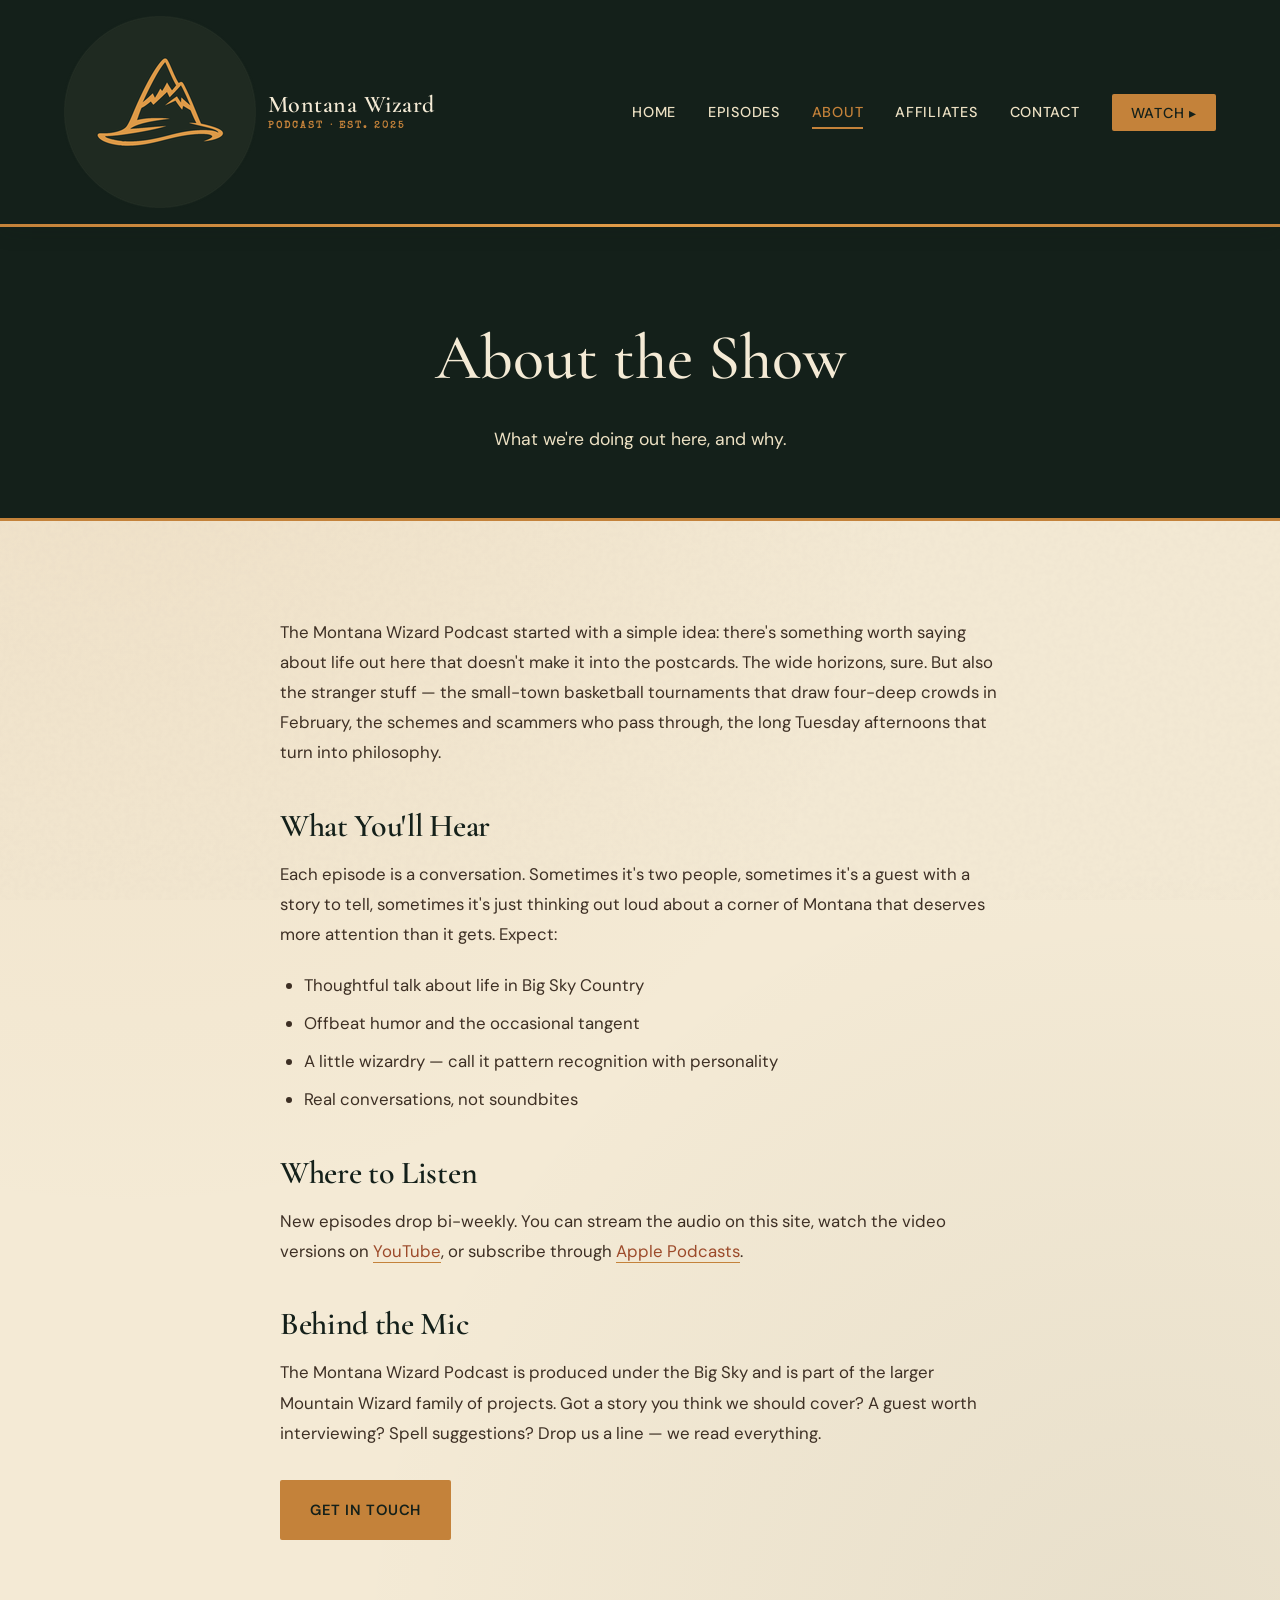
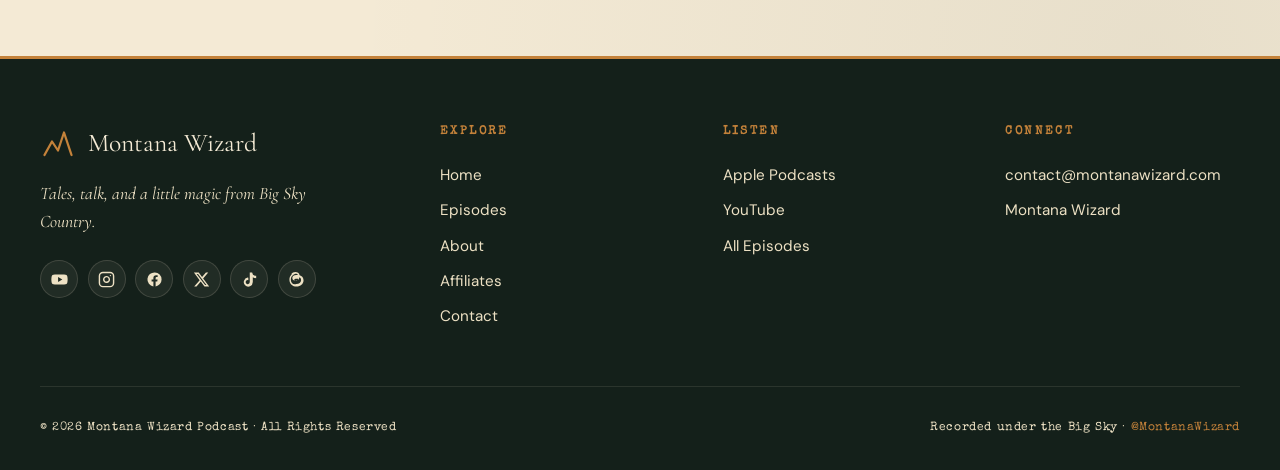
<file: about.html>
<!DOCTYPE html>
<html lang="en">
<head>
<meta charset="UTF-8">
<meta name="viewport" content="width=device-width, initial-scale=1.0">
<link rel="icon" type="image/png" sizes="32x32" href="images/favicon-32.png">
<link rel="icon" type="image/png" sizes="192x192" href="images/logo.png">
<link rel="icon" type="image/png" sizes="512x512" href="images/logo.png">
<link rel="shortcut icon" href="favicon.ico">
<link rel="apple-touch-icon" href="images/logo.png">
<meta name="theme-color" content="#14201a">
<title>About — Montana Wizard Podcast</title>
<meta name="description" content="About the Montana Wizard Podcast — stories, conversation, and a little wizardry from the wilds of Montana.">
<link rel="canonical" href="https://montanawizard.com/about.html">
<link rel="stylesheet" href="css/styles.css">
</head>
<body data-page="about">

<div id="site-header"></div>

<main>
  <section class="content-hero">
    <h1>About the Show</h1>
    <p>What we're doing out here, and why.</p>
  </section>

  <section class="section">
    <div class="prose">
      <p>
        The Montana Wizard Podcast started with a simple idea: there's
        something worth saying about life out here that doesn't make it into
        the postcards. The wide horizons, sure. But also the stranger stuff
        — the small-town basketball tournaments that draw four-deep crowds
        in February, the schemes and scammers who pass through, the long
        Tuesday afternoons that turn into philosophy.
      </p>

      <h2>What You'll Hear</h2>
      <p>
        Each episode is a conversation. Sometimes it's two people, sometimes
        it's a guest with a story to tell, sometimes it's just thinking out
        loud about a corner of Montana that deserves more attention than it
        gets. Expect:
      </p>
      <ul>
        <li>Thoughtful talk about life in Big Sky Country</li>
        <li>Offbeat humor and the occasional tangent</li>
        <li>A little wizardry — call it pattern recognition with personality</li>
        <li>Real conversations, not soundbites</li>
      </ul>

      <h2>Where to Listen</h2>
      <p>
        New episodes drop bi-weekly. You can stream the audio on this site,
        watch the video versions on
        <a href="https://www.youtube.com/@MontanaWizard" target="_blank" rel="noopener">YouTube</a>,
        or subscribe through
        <a href="https://podcasts.apple.com/us/podcast/montana-wizard-podcast/id1858617765" target="_blank" rel="noopener">Apple Podcasts</a>.
      </p>

      <h2>Behind the Mic</h2>
      <p>
        The Montana Wizard Podcast is produced under the Big Sky and is part
        of the larger Mountain Wizard family of projects. Got a story you
        think we should cover? A guest worth interviewing? Spell suggestions?
        Drop us a line — we read everything.
      </p>

      <p style="margin-top: 2rem;">
        <a href="contact.html" class="btn btn-primary" style="color: var(--color-pine-deep);">Get in Touch</a>
      </p>
    </div>
  </section>
</main>

<div id="site-footer"></div>

<script src="js/chrome.js"></script>
</body>
</html>
</file>
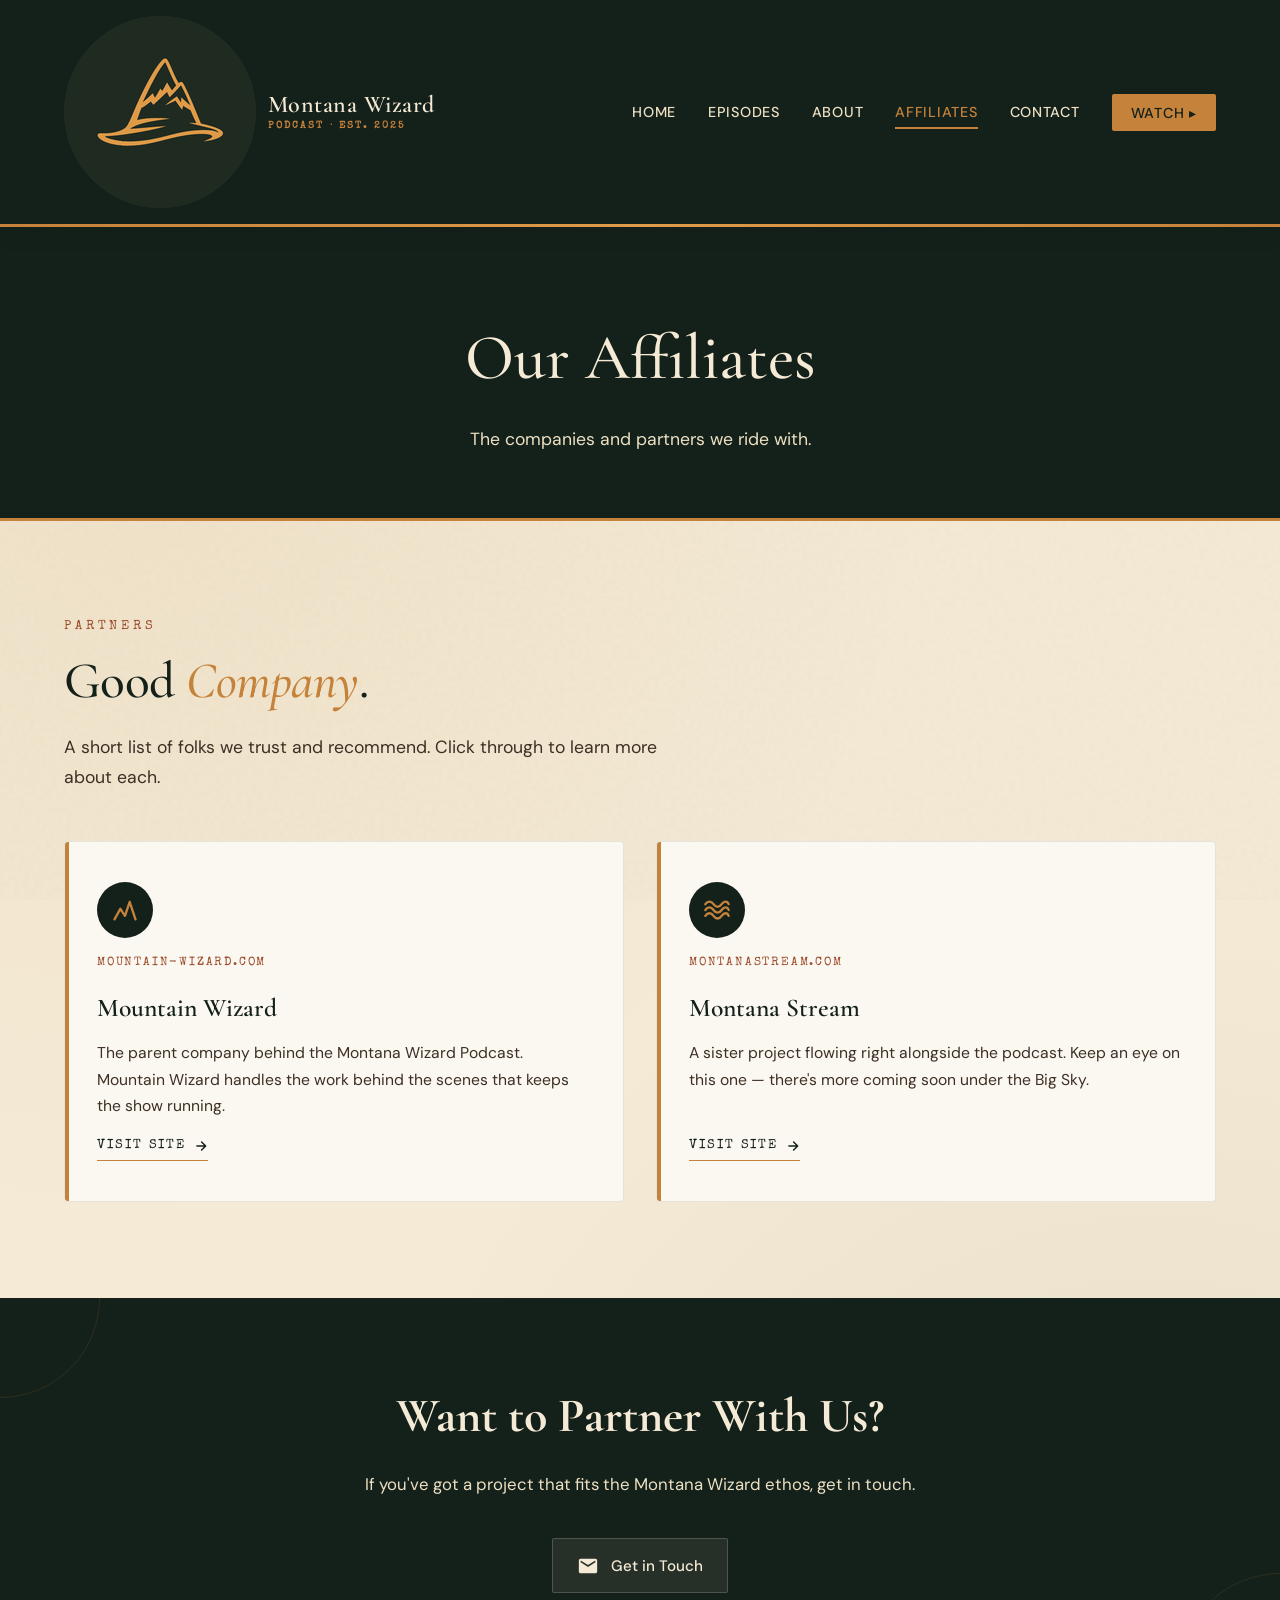
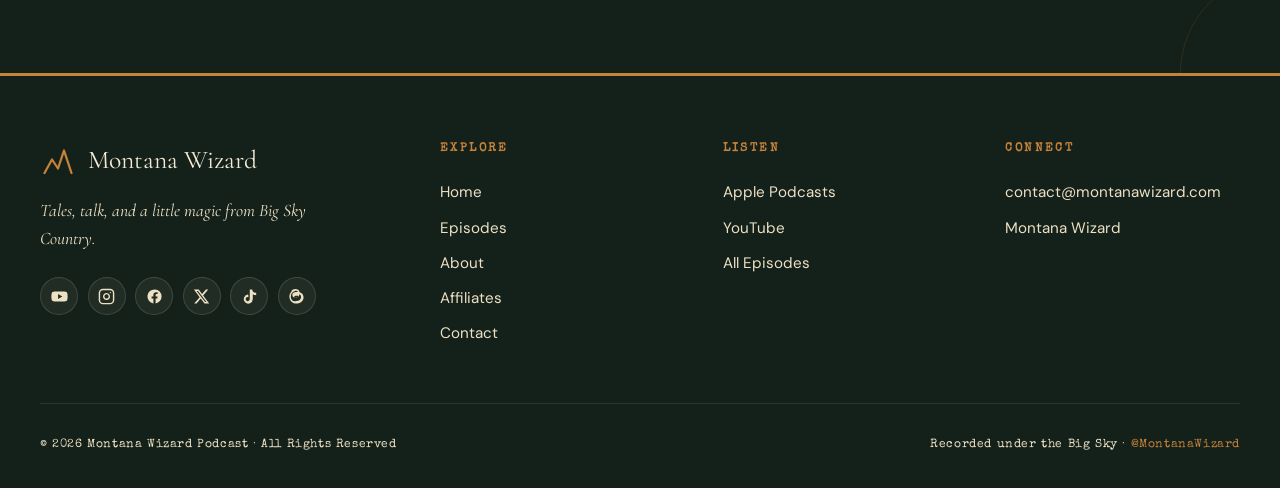
<file: affiliates.html>
<!DOCTYPE html>
<html lang="en">
<head>
<meta charset="UTF-8">
<meta name="viewport" content="width=device-width, initial-scale=1.0">
<link rel="icon" type="image/png" sizes="32x32" href="images/favicon-32.png">
<link rel="icon" type="image/png" sizes="192x192" href="images/logo.png">
<link rel="icon" type="image/png" sizes="512x512" href="images/logo.png">
<link rel="shortcut icon" href="favicon.ico">
<link rel="apple-touch-icon" href="images/logo.png">
<meta name="theme-color" content="#14201a">
<title>Affiliates — Montana Wizard Podcast</title>
<meta name="description" content="The Montana Wizard Podcast's affiliate partners — Mountain Wizard and Montana Stream.">
<link rel="canonical" href="https://montanawizard.com/affiliates.html">
<link rel="stylesheet" href="css/styles.css">
<style>
  /* Affiliates page — page-specific styles */
  .affiliates-grid {
    display: grid;
    grid-template-columns: repeat(auto-fit, minmax(300px, 1fr));
    gap: 2rem;
    margin-top: 2rem;
  }

  .affiliate-card {
    background: var(--color-snow);
    border: 1px solid rgba(31, 45, 36, 0.1);
    border-radius: 4px;
    padding: 2.5rem 2rem;
    transition: all 0.3s ease;
    position: relative;
    overflow: hidden;
    display: flex;
    flex-direction: column;
    gap: 1rem;
  }

  .affiliate-card::before {
    content: '';
    position: absolute;
    top: 0; left: 0;
    width: 4px; height: 100%;
    background: var(--color-amber);
    transition: width 0.3s ease;
  }

  .affiliate-card:hover {
    transform: translateY(-4px);
    box-shadow: var(--shadow-deep);
    border-color: var(--color-amber);
  }

  .affiliate-card:hover::before { width: 8px; }

  .affiliate-mark {
    width: 56px;
    height: 56px;
    background: var(--color-pine-deep);
    color: var(--color-amber);
    border-radius: 50%;
    display: grid;
    place-items: center;
    flex-shrink: 0;
  }
  .affiliate-mark svg { width: 28px; height: 28px; }

  .affiliate-card h3 {
    font-family: var(--font-display);
    font-size: 1.6rem;
    font-weight: 600;
    color: var(--color-pine-deep);
    line-height: 1.2;
  }

  .affiliate-card .url {
    font-family: var(--font-mono);
    font-size: 0.75rem;
    letter-spacing: 0.15em;
    text-transform: uppercase;
    color: var(--color-rust);
    margin-bottom: 0.25rem;
  }

  .affiliate-card p {
    font-size: 0.98rem;
    color: var(--color-bark);
    line-height: 1.7;
    flex: 1;
  }

  .affiliate-card .visit-link {
    display: inline-flex;
    align-items: center;
    gap: 0.5rem;
    font-family: var(--font-mono);
    font-size: 0.8rem;
    letter-spacing: 0.15em;
    text-transform: uppercase;
    color: var(--color-pine-deep);
    border-bottom: 1px solid var(--color-amber);
    padding-bottom: 4px;
    align-self: flex-start;
    transition: gap 0.2s ease, color 0.2s ease;
  }
  .affiliate-card .visit-link:hover {
    gap: 0.85rem;
    color: var(--color-amber);
  }
  .affiliate-card .visit-link svg { width: 14px; height: 14px; }
</style>
</head>
<body data-page="affiliates">

<div id="site-header"></div>

<main>
  <section class="content-hero">
    <h1>Our Affiliates</h1>
    <p>The companies and partners we ride with.</p>
  </section>

  <section class="section">
    <div class="section-eyebrow">Partners</div>
    <h2>Good <em>Company</em>.</h2>
    <p class="section-intro">
      A short list of folks we trust and recommend. Click through to learn
      more about each.
    </p>

    <div class="affiliates-grid">
      <article class="affiliate-card">
        <div class="affiliate-mark" aria-hidden="true">
          <svg viewBox="0 0 24 24" fill="none" stroke="currentColor" stroke-width="2" stroke-linecap="round" stroke-linejoin="round">
            <path d="M3 20l5-9 4 6 4-12 5 15"/>
          </svg>
        </div>
        <div class="url">mountain-wizard.com</div>
        <h3>Mountain Wizard</h3>
        <p>
          The parent company behind the Montana Wizard Podcast. Mountain
          Wizard handles the work behind the scenes that keeps the show
          running.
        </p>
        <a href="https://www.mountain-wizard.com/" class="visit-link" target="_blank" rel="noopener">
          Visit Site
          <svg viewBox="0 0 24 24" fill="none" stroke="currentColor" stroke-width="2.5" stroke-linecap="round" stroke-linejoin="round">
            <path d="M5 12h14M13 5l7 7-7 7"/>
          </svg>
        </a>
      </article>

      <article class="affiliate-card">
        <div class="affiliate-mark" aria-hidden="true">
          <svg viewBox="0 0 24 24" fill="none" stroke="currentColor" stroke-width="2" stroke-linecap="round" stroke-linejoin="round">
            <path d="M2 12c2-3 5-3 7 0s5 3 7 0 5-3 6 0"/>
            <path d="M2 17c2-3 5-3 7 0s5 3 7 0 5-3 6 0"/>
            <path d="M2 7c2-3 5-3 7 0s5 3 7 0 5-3 6 0"/>
          </svg>
        </div>
        <div class="url">montanastream.com</div>
        <h3>Montana Stream</h3>
        <p>
          A sister project flowing right alongside the podcast. Keep an eye
          on this one — there's more coming soon under the Big Sky.
        </p>
        <a href="https://montanastream.com/" class="visit-link" target="_blank" rel="noopener">
          Visit Site
          <svg viewBox="0 0 24 24" fill="none" stroke="currentColor" stroke-width="2.5" stroke-linecap="round" stroke-linejoin="round">
            <path d="M5 12h14M13 5l7 7-7 7"/>
          </svg>
        </a>
      </article>
    </div>
  </section>

  <section class="subscribe-strip">
    <div class="subscribe-inner">
      <h2>Want to Partner With Us?</h2>
      <p>If you've got a project that fits the Montana Wizard ethos, get in touch.</p>
      <div class="platforms">
        <a href="contact.html" class="platform-btn">
          <svg viewBox="0 0 24 24" fill="currentColor"><path d="M20 4H4c-1.1 0-2 .9-2 2v12c0 1.1.9 2 2 2h16c1.1 0 2-.9 2-2V6c0-1.1-.9-2-2-2zm0 4l-8 5-8-5V6l8 5 8-5v2z"/></svg>
          Get in Touch
        </a>
      </div>
    </div>
  </section>
</main>

<div id="site-footer"></div>

<script src="js/chrome.js"></script>
</body>
</html>
</file>
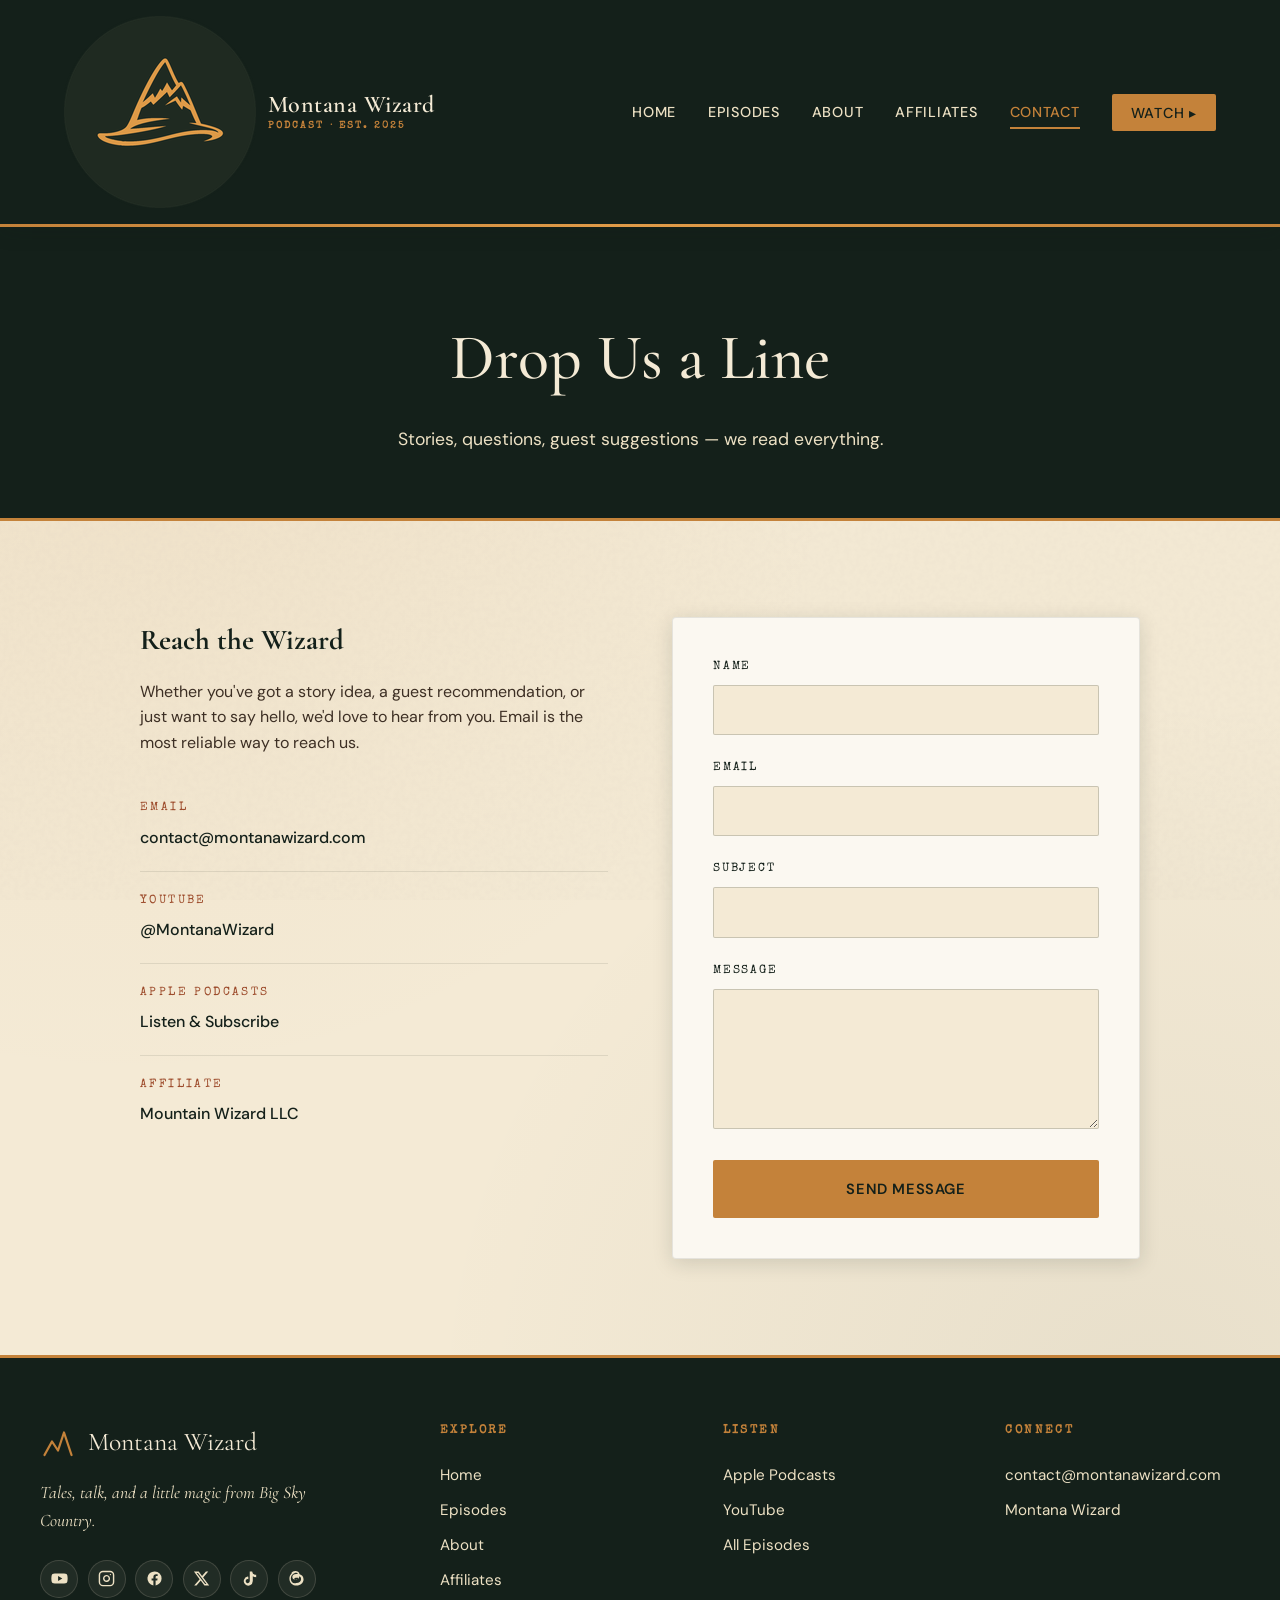
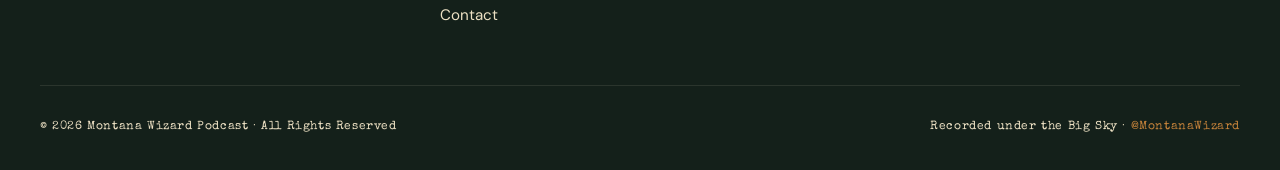
<file: contact.html>
<!DOCTYPE html>
<html lang="en">
<head>
<meta charset="UTF-8">
<meta name="viewport" content="width=device-width, initial-scale=1.0">
<link rel="icon" type="image/png" sizes="32x32" href="images/favicon-32.png">
<link rel="icon" type="image/png" sizes="192x192" href="images/logo.png">
<link rel="icon" type="image/png" sizes="512x512" href="images/logo.png">
<link rel="shortcut icon" href="favicon.ico">
<link rel="apple-touch-icon" href="images/logo.png">
<meta name="theme-color" content="#14201a">
<title>Contact — Montana Wizard Podcast</title>
<meta name="description" content="Get in touch with the Montana Wizard Podcast. Questions, story tips, guest suggestions, or just to say hello.">
<link rel="canonical" href="https://montanawizard.com/contact.html">
<link rel="stylesheet" href="css/styles.css">
</head>
<body data-page="contact">

<div id="site-header"></div>

<main>
  <section class="content-hero">
    <h1>Drop Us a Line</h1>
    <p>Stories, questions, guest suggestions — we read everything.</p>
  </section>

  <section class="section">
    <div class="contact-grid">
      <div class="contact-info">
        <h3>Reach the Wizard</h3>
        <p>
          Whether you've got a story idea, a guest recommendation, or just
          want to say hello, we'd love to hear from you. Email is the most
          reliable way to reach us.
        </p>

        <div class="contact-detail">
          <div class="contact-label">Email</div>
          <div class="contact-value">
            <a href="mailto:contact@montanawizard.com">contact@montanawizard.com</a>
          </div>
        </div>

        <div class="contact-detail">
          <div class="contact-label">YouTube</div>
          <div class="contact-value">
            <a href="https://www.youtube.com/@MontanaWizard" target="_blank" rel="noopener">@MontanaWizard</a>
          </div>
        </div>

        <div class="contact-detail">
          <div class="contact-label">Apple Podcasts</div>
          <div class="contact-value">
            <a href="https://podcasts.apple.com/us/podcast/montana-wizard-podcast/id1858617765" target="_blank" rel="noopener">Listen & Subscribe</a>
          </div>
        </div>

        <div class="contact-detail">
          <div class="contact-label">Affiliate</div>
          <div class="contact-value">
            <a href="https://www.mountainwizardllc.com" target="_blank" rel="noopener">Mountain Wizard LLC</a>
          </div>
        </div>
      </div>

      <form class="contact-form" id="contactForm" onsubmit="handleContactSubmit(event)">
        <div class="form-group">
          <label for="name">Name</label>
          <input type="text" id="name" name="name" required>
        </div>
        <div class="form-group">
          <label for="email">Email</label>
          <input type="email" id="email" name="email" required>
        </div>
        <div class="form-group">
          <label for="subject">Subject</label>
          <input type="text" id="subject" name="subject">
        </div>
        <div class="form-group">
          <label for="message">Message</label>
          <textarea id="message" name="message" required></textarea>
        </div>
        <button type="submit" class="btn btn-primary" style="width: 100%; justify-content: center;">
          Send Message
        </button>
      </form>
    </div>
  </section>
</main>

<div id="site-footer"></div>

<script src="js/chrome.js"></script>
<script>
function handleContactSubmit(e) {
  e.preventDefault();
  const data = new FormData(e.target);
  const subject = encodeURIComponent(data.get('subject') || 'Message from MontanaWizard.com');
  const body = encodeURIComponent(
    `From: ${data.get('name')} <${data.get('email')}>\n\n${data.get('message')}`
  );
  window.location.href = `mailto:contact@montanawizard.com?subject=${subject}&body=${body}`;
}
</script>
</body>
</html>
</file>
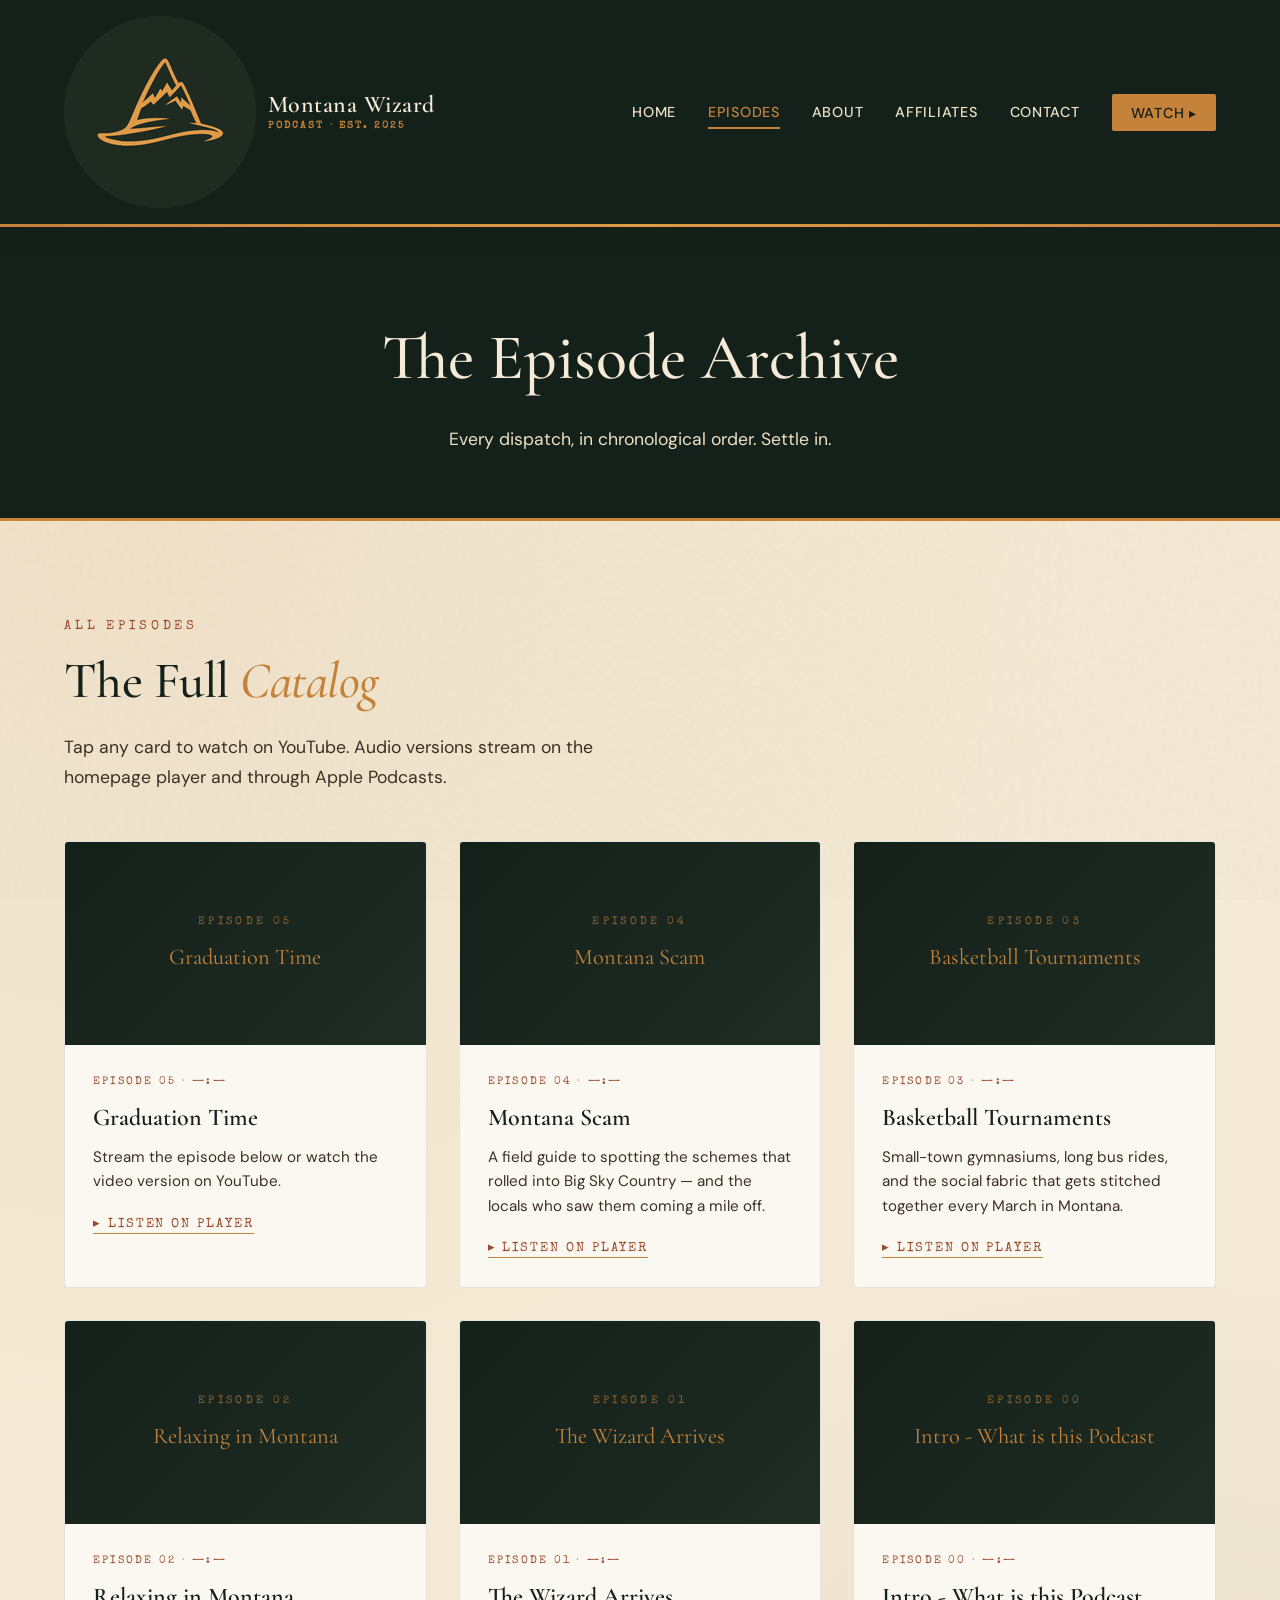
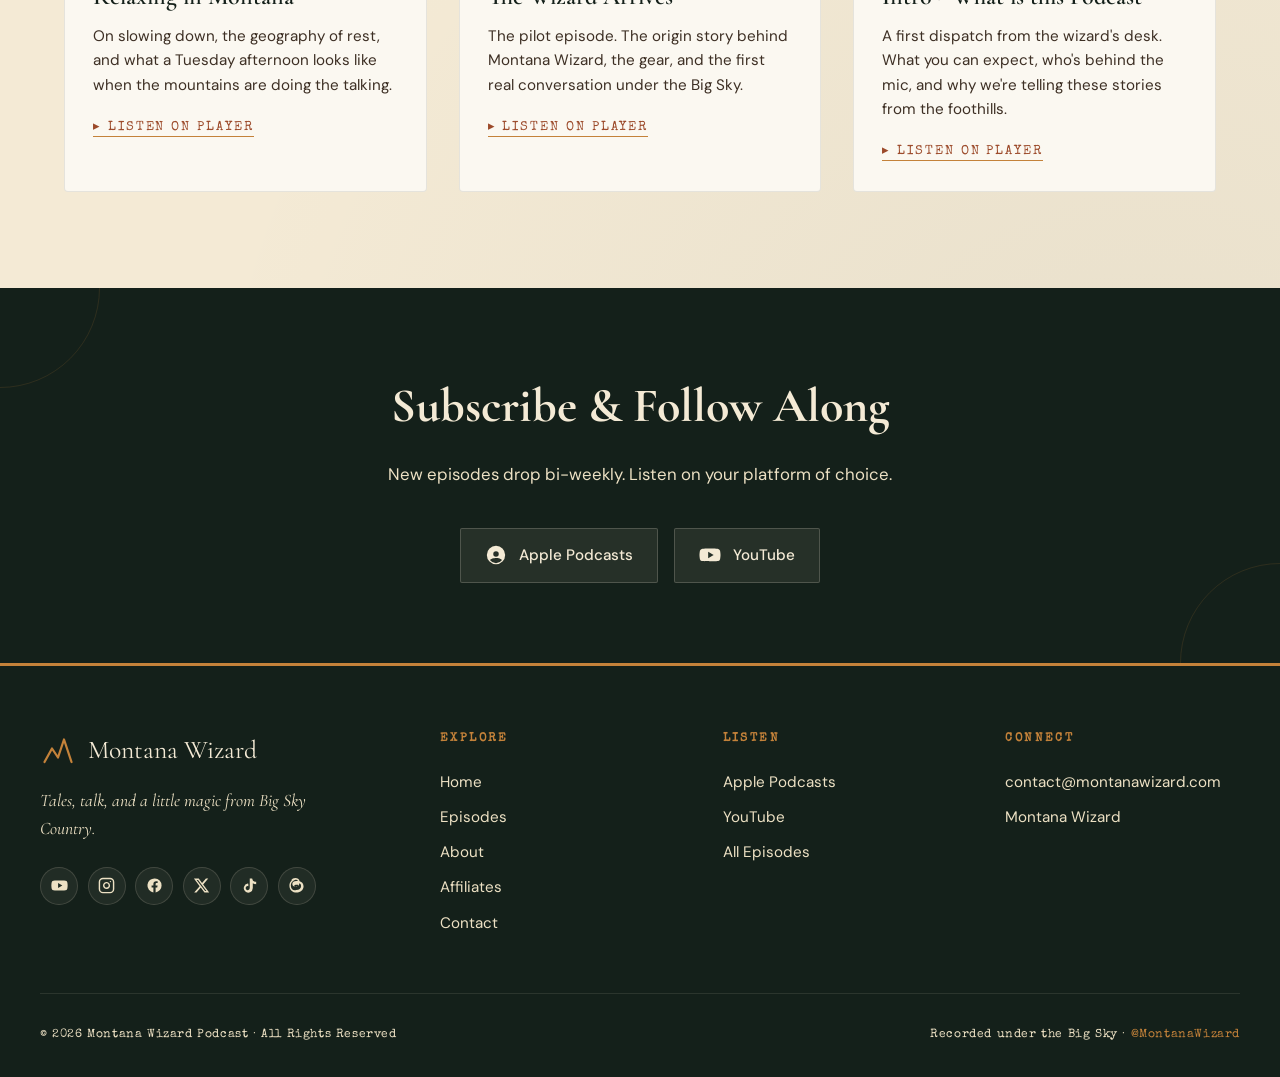
<file: episodes.html>
<!DOCTYPE html>
<html lang="en">
<head>
<meta charset="UTF-8">
<meta name="viewport" content="width=device-width, initial-scale=1.0">
<link rel="icon" type="image/png" sizes="32x32" href="images/favicon-32.png">
<link rel="icon" type="image/png" sizes="192x192" href="images/logo.png">
<link rel="icon" type="image/png" sizes="512x512" href="images/logo.png">
<link rel="shortcut icon" href="favicon.ico">
<link rel="apple-touch-icon" href="images/logo.png">
<meta name="theme-color" content="#14201a">
<title>Episodes — Montana Wizard Podcast</title>
<meta name="description" content="Browse the full episode archive of the Montana Wizard Podcast. Watch on YouTube or listen on the integrated player.">
<link rel="canonical" href="https://montanawizard.com/episodes.html">
<link rel="stylesheet" href="css/styles.css">
</head>
<body data-page="episodes">

<div id="site-header"></div>

<main>
  <section class="content-hero">
    <h1>The Episode Archive</h1>
    <p>Every dispatch, in chronological order. Settle in.</p>
  </section>

  <section class="section">
    <div class="section-eyebrow">All Episodes</div>
    <h2>The Full <em>Catalog</em></h2>
    <p class="section-intro">
      Tap any card to watch on YouTube. Audio versions stream on the homepage
      player and through Apple Podcasts.
    </p>

    <div class="episodes-grid" id="episodesGrid"></div>
  </section>

  <section class="subscribe-strip">
    <div class="subscribe-inner">
      <h2>Subscribe & Follow Along</h2>
      <p>New episodes drop bi-weekly. Listen on your platform of choice.</p>
      <div class="platforms">
        <a href="https://podcasts.apple.com/us/podcast/montana-wizard-podcast/id1858617765" class="platform-btn" target="_blank" rel="noopener">
          <svg viewBox="0 0 24 24" fill="currentColor"><path d="M12 2a10 10 0 1 0 10 10A10 10 0 0 0 12 2zm0 6a3 3 0 1 1-3 3 3 3 0 0 1 3-3zm0 13a8 8 0 0 1-6.4-3.2c0-1.7 4.3-2.6 6.4-2.6s6.4.9 6.4 2.6A8 8 0 0 1 12 21z"/></svg>
          Apple Podcasts
        </a>
        <a href="https://www.youtube.com/@MontanaWizard" class="platform-btn" target="_blank" rel="noopener">
          <svg viewBox="0 0 24 24" fill="currentColor"><path d="M23 7.4a3 3 0 0 0-2-2C19 5 12 5 12 5s-7 0-9 .4a3 3 0 0 0-2 2A31 31 0 0 0 .5 12 31 31 0 0 0 1 16.6a3 3 0 0 0 2 2C5 19 12 19 12 19s7 0 9-.4a3 3 0 0 0 2-2 31 31 0 0 0 .5-4.6 31 31 0 0 0-.5-4.6zM10 15.5v-7l6 3.5z"/></svg>
          YouTube
        </a>
      </div>
    </div>
  </section>
</main>

<div id="site-footer"></div>

<script src="js/chrome.js"></script>
<script src="js/episodes.js"></script>
</body>
</html>
</file>
<file: css/styles.css>
/* ==========================================================================
   Montana Wizard Podcast — Stylesheet
   Aesthetic: Rugged Montana × Professional Podcast
   ========================================================================== */

/* -------- Fonts -------- */
@import url('https://fonts.googleapis.com/css2?family=Cormorant+Garamond:ital,wght@0,400;0,500;0,600;0,700;1,400&family=DM+Sans:wght@400;500;700&family=Special+Elite&display=swap');

/* -------- Variables -------- */
:root {
  --color-pine: #1f2d24;
  --color-pine-deep: #14201a;
  --color-moss: #4a5d4a;
  --color-amber: #c4823a;
  --color-amber-bright: #e09b48;
  --color-parchment: #f4ead5;
  --color-parchment-warm: #ede1c4;
  --color-bark: #3d2f24;
  --color-snow: #fbf8f1;
  --color-ink: #1a1410;
  --color-rust: #9c4a2a;

  --font-display: 'Cormorant Garamond', Georgia, serif;
  --font-body: 'DM Sans', -apple-system, sans-serif;
  --font-mono: 'Special Elite', 'Courier New', monospace;

  --shadow-deep: 0 20px 60px -20px rgba(20, 32, 26, 0.4);
  --shadow-soft: 0 4px 20px rgba(20, 32, 26, 0.15);

  --max-width: 1200px;
}

/* -------- Reset -------- */
*, *::before, *::after { box-sizing: border-box; margin: 0; padding: 0; }
html { scroll-behavior: smooth; }
body {
  font-family: var(--font-body);
  background: var(--color-parchment);
  color: var(--color-ink);
  line-height: 1.6;
  min-height: 100vh;
  overflow-x: hidden;
  background-image:
    radial-gradient(circle at 10% 20%, rgba(196, 130, 58, 0.08) 0%, transparent 40%),
    radial-gradient(circle at 90% 80%, rgba(31, 45, 36, 0.06) 0%, transparent 40%);
}

img { max-width: 100%; display: block; }
a { color: inherit; text-decoration: none; }
button { font: inherit; cursor: pointer; border: none; background: none; }

/* -------- Paper texture overlay (subtle) -------- */
body::before {
  content: '';
  position: fixed;
  inset: 0;
  pointer-events: none;
  opacity: 0.4;
  z-index: 1;
  background-image: url("data:image/svg+xml,%3Csvg viewBox='0 0 200 200' xmlns='http://www.w3.org/2000/svg'%3E%3Cfilter id='n'%3E%3CfeTurbulence type='fractalNoise' baseFrequency='0.85' numOctaves='2' stitchTiles='stitch'/%3E%3CfeColorMatrix values='0 0 0 0 0.2 0 0 0 0 0.18 0 0 0 0 0.14 0 0 0 0.08 0'/%3E%3C/filter%3E%3Crect width='100%25' height='100%25' filter='url(%23n)'/%3E%3C/svg%3E");
}

main, header, footer { position: relative; z-index: 2; }

/* ==========================================================================
   HEADER / NAV
   ========================================================================== */
.site-header {
  background: var(--color-pine-deep);
  color: var(--color-parchment);
  border-bottom: 3px solid var(--color-amber);
  position: sticky;
  top: 0;
  z-index: 100;
  box-shadow: var(--shadow-soft);
}

.site-header::before {
  content: '';
  position: absolute;
  bottom: -3px; left: 0; right: 0;
  height: 3px;
  background: linear-gradient(90deg,
    var(--color-amber) 0%,
    var(--color-amber-bright) 50%,
    var(--color-amber) 100%);
}

.nav-container {
  max-width: var(--max-width);
  margin: 0 auto;
  padding: 1rem 1.5rem;
  display: flex;
  align-items: center;
  justify-content: space-between;
  gap: 2rem;
}

.brand {
  display: flex;
  align-items: center;
  gap: 0.75rem;
  font-family: var(--font-display);
  font-size: 1.5rem;
  font-weight: 600;
  letter-spacing: 0.02em;
  color: var(--color-parchment);
}

.brand-mark {
  width: 44px;
  height: 44px;
  background: var(--color-amber);
  border-radius: 50%;
  display: grid;
  place-items: center;
  flex-shrink: 0;
  box-shadow: 0 0 0 3px var(--color-pine-deep), 0 0 0 4px var(--color-amber);
}

.brand-mark svg { width: 26px; height: 26px; color: var(--color-pine-deep); }

.brand-text { display: flex; flex-direction: column; line-height: 1; }
.brand-text small {
  font-family: var(--font-mono);
  font-size: 0.65rem;
  letter-spacing: 0.2em;
  color: var(--color-amber);
  margin-top: 0.25rem;
  text-transform: uppercase;
}

.nav-links {
  display: flex;
  gap: 2rem;
  list-style: none;
  align-items: center;
}

.nav-links a {
  font-size: 0.9rem;
  font-weight: 500;
  letter-spacing: 0.05em;
  text-transform: uppercase;
  color: var(--color-parchment-warm);
  position: relative;
  padding: 0.5rem 0;
  transition: color 0.2s ease;
}

.nav-links a::after {
  content: '';
  position: absolute;
  bottom: 0;
  left: 0;
  width: 0;
  height: 2px;
  background: var(--color-amber);
  transition: width 0.3s ease;
}

.nav-links a:hover, .nav-links a.active { color: var(--color-amber); }
.nav-links a:hover::after, .nav-links a.active::after { width: 100%; }

.nav-cta {
  background: var(--color-amber);
  color: var(--color-pine-deep) !important;
  padding: 0.6rem 1.2rem !important;
  border-radius: 2px;
  font-weight: 700;
  transition: all 0.2s ease;
}
.nav-cta:hover { background: var(--color-amber-bright); transform: translateY(-1px); }
.nav-cta::after { display: none; }

.nav-toggle {
  display: none;
  flex-direction: column;
  gap: 5px;
  padding: 8px;
}
.nav-toggle span {
  width: 26px; height: 2px;
  background: var(--color-parchment);
  transition: all 0.3s;
}

@media (max-width: 820px) {
  .nav-toggle { display: flex; }
  .nav-links {
    position: absolute;
    top: 100%; left: 0; right: 0;
    background: var(--color-pine-deep);
    flex-direction: column;
    padding: 1.5rem;
    gap: 1rem;
    transform: translateY(-150%);
    transition: transform 0.3s ease;
    border-bottom: 3px solid var(--color-amber);
  }
  .nav-links.open { transform: translateY(0); }
  .nav-links a { width: 100%; padding: 0.75rem 0; border-bottom: 1px solid rgba(244, 234, 213, 0.1); }
}

/* ==========================================================================
   HERO
   ========================================================================== */
.hero {
  position: relative;
  background: var(--color-pine-deep);
  color: var(--color-parchment);
  padding: 6rem 1.5rem 8rem;
  overflow: hidden;
  isolation: isolate;
}

.hero::before {
  content: '';
  position: absolute;
  inset: 0;
  background:
    radial-gradient(ellipse at top, rgba(196, 130, 58, 0.15) 0%, transparent 50%),
    linear-gradient(180deg, var(--color-pine-deep) 0%, var(--color-pine) 100%);
  z-index: -2;
}

.mountain-silhouette {
  position: absolute;
  bottom: 0; left: 0; right: 0;
  width: 100%;
  height: auto;
  z-index: -1;
  opacity: 0.85;
}

.hero-container {
  max-width: var(--max-width);
  margin: 0 auto;
  display: grid;
  grid-template-columns: 1.2fr 1fr;
  gap: 4rem;
  align-items: center;
}

.hero-eyebrow {
  font-family: var(--font-mono);
  font-size: 0.85rem;
  letter-spacing: 0.3em;
  text-transform: uppercase;
  color: var(--color-amber);
  margin-bottom: 1.5rem;
  display: flex;
  align-items: center;
  gap: 0.75rem;
}
.hero-eyebrow::before {
  content: '';
  width: 30px; height: 1px;
  background: var(--color-amber);
}

.hero h1 {
  font-family: var(--font-display);
  font-size: clamp(2.8rem, 6vw, 5rem);
  font-weight: 500;
  line-height: 1.05;
  letter-spacing: -0.02em;
  margin-bottom: 1.5rem;
}

.hero h1 em {
  font-style: italic;
  color: var(--color-amber);
  font-weight: 400;
}

.hero-tagline {
  font-size: 1.15rem;
  color: var(--color-parchment-warm);
  margin-bottom: 2.5rem;
  max-width: 480px;
  line-height: 1.7;
}

.hero-actions {
  display: flex;
  flex-wrap: wrap;
  gap: 1rem;
  align-items: center;
}

.btn {
  display: inline-flex;
  align-items: center;
  gap: 0.6rem;
  padding: 0.95rem 1.75rem;
  font-weight: 600;
  font-size: 0.92rem;
  letter-spacing: 0.04em;
  text-transform: uppercase;
  border-radius: 2px;
  transition: all 0.2s ease;
  border: 2px solid transparent;
}

.btn-primary {
  background: var(--color-amber);
  color: var(--color-pine-deep);
}
.btn-primary:hover {
  background: var(--color-amber-bright);
  transform: translateY(-2px);
  box-shadow: 0 8px 20px rgba(196, 130, 58, 0.3);
}

.btn-ghost {
  background: transparent;
  color: var(--color-parchment);
  border-color: var(--color-parchment);
}
.btn-ghost:hover {
  background: var(--color-parchment);
  color: var(--color-pine-deep);
}

.btn svg { width: 18px; height: 18px; }

/* Hero artwork — vinyl/sun emblem */
.hero-emblem {
  position: relative;
  aspect-ratio: 1;
  max-width: 420px;
  margin: 0 auto;
  width: 100%;
}

.hero-emblem-svg {
  width: 100%;
  height: 100%;
  object-fit: contain;
  filter: drop-shadow(0 0 40px rgba(224, 155, 72, 0.25));
}

@media (max-width: 820px) {
  .hero-container { grid-template-columns: 1fr; gap: 2rem; }
  .hero { padding: 4rem 1.5rem 6rem; }
  .hero-emblem { max-width: 280px; }
}

/* ==========================================================================
   SECTIONS
   ========================================================================== */
.section {
  padding: 6rem 1.5rem;
  max-width: var(--max-width);
  margin: 0 auto;
}

.section-eyebrow {
  font-family: var(--font-mono);
  font-size: 0.8rem;
  letter-spacing: 0.3em;
  text-transform: uppercase;
  color: var(--color-rust);
  margin-bottom: 1rem;
}

.section h2 {
  font-family: var(--font-display);
  font-size: clamp(2.2rem, 4vw, 3.4rem);
  font-weight: 500;
  line-height: 1.1;
  letter-spacing: -0.01em;
  color: var(--color-pine-deep);
  margin-bottom: 1.5rem;
  max-width: 700px;
}

.section h2 em {
  font-style: italic;
  color: var(--color-amber);
}

.section-intro {
  font-size: 1.1rem;
  color: var(--color-bark);
  max-width: 620px;
  margin-bottom: 3rem;
  line-height: 1.7;
}

/* ==========================================================================
   AUDIO PLAYER
   ========================================================================== */
.player-wrap {
  background: var(--color-pine-deep);
  color: var(--color-parchment);
  border-radius: 4px;
  padding: 2.5rem;
  position: relative;
  overflow: hidden;
  box-shadow: var(--shadow-deep);
  border: 1px solid rgba(196, 130, 58, 0.2);
}

.player-wrap::before {
  content: '';
  position: absolute;
  top: 0; left: 0; right: 0;
  height: 4px;
  background: linear-gradient(90deg, var(--color-amber), var(--color-amber-bright), var(--color-amber));
}

.player-header {
  display: flex;
  justify-content: space-between;
  align-items: flex-start;
  margin-bottom: 1.5rem;
  gap: 1rem;
  flex-wrap: wrap;
}

.player-now {
  font-family: var(--font-mono);
  font-size: 0.7rem;
  letter-spacing: 0.3em;
  color: var(--color-amber);
  text-transform: uppercase;
  margin-bottom: 0.5rem;
}

.player-title {
  font-family: var(--font-display);
  font-size: 1.6rem;
  font-weight: 500;
  line-height: 1.2;
}

.player-controls {
  display: flex;
  align-items: center;
  gap: 1rem;
  margin: 1.5rem 0;
}

.player-btn {
  width: 44px; height: 44px;
  border-radius: 50%;
  background: rgba(244, 234, 213, 0.1);
  color: var(--color-parchment);
  display: grid;
  place-items: center;
  transition: all 0.2s;
}
.player-btn:hover { background: rgba(244, 234, 213, 0.2); }
.player-btn svg { width: 18px; height: 18px; }

.player-play {
  width: 60px; height: 60px;
  background: var(--color-amber);
  color: var(--color-pine-deep);
}
.player-play:hover { background: var(--color-amber-bright); }
.player-play svg { width: 24px; height: 24px; }

.player-progress {
  flex: 1;
  display: flex;
  flex-direction: column;
  gap: 0.4rem;
}

.progress-bar {
  width: 100%;
  height: 4px;
  background: rgba(244, 234, 213, 0.15);
  border-radius: 2px;
  cursor: pointer;
  position: relative;
  overflow: hidden;
}

.progress-fill {
  height: 100%;
  width: 0%;
  background: var(--color-amber);
  border-radius: 2px;
  transition: width 0.1s linear;
}

.progress-times {
  display: flex;
  justify-content: space-between;
  font-family: var(--font-mono);
  font-size: 0.75rem;
  color: var(--color-parchment-warm);
}

.player-episodes {
  margin-top: 2rem;
  padding-top: 1.5rem;
  border-top: 1px solid rgba(244, 234, 213, 0.1);
}

.player-episodes h4 {
  font-family: var(--font-mono);
  font-size: 0.7rem;
  letter-spacing: 0.3em;
  color: var(--color-amber);
  text-transform: uppercase;
  margin-bottom: 1rem;
}

.episode-list {
  list-style: none;
  display: flex;
  flex-direction: column;
  gap: 0.25rem;
  max-height: 240px;
  overflow-y: auto;
}

.episode-list::-webkit-scrollbar { width: 6px; }
.episode-list::-webkit-scrollbar-track { background: transparent; }
.episode-list::-webkit-scrollbar-thumb { background: rgba(196, 130, 58, 0.3); border-radius: 3px; }

.episode-item {
  padding: 0.85rem 1rem;
  border-radius: 2px;
  display: flex;
  align-items: center;
  gap: 1rem;
  cursor: pointer;
  transition: background 0.2s;
  border-left: 2px solid transparent;
}
.episode-item:hover { background: rgba(244, 234, 213, 0.06); }
.episode-item.active {
  background: rgba(196, 130, 58, 0.12);
  border-left-color: var(--color-amber);
}

.episode-num {
  font-family: var(--font-mono);
  font-size: 0.75rem;
  color: var(--color-amber);
  min-width: 28px;
}

.episode-name {
  flex: 1;
  font-size: 0.95rem;
  font-weight: 500;
}

.episode-time {
  font-family: var(--font-mono);
  font-size: 0.75rem;
  color: var(--color-parchment-warm);
}

/* ==========================================================================
   EPISODES GRID
   ========================================================================== */
.episodes-grid {
  display: grid;
  grid-template-columns: repeat(auto-fill, minmax(320px, 1fr));
  gap: 2rem;
}

.episode-card {
  background: var(--color-snow);
  border: 1px solid rgba(31, 45, 36, 0.1);
  border-radius: 4px;
  overflow: hidden;
  transition: all 0.3s ease;
  position: relative;
}

.episode-card:hover {
  transform: translateY(-4px);
  box-shadow: var(--shadow-deep);
  border-color: var(--color-amber);
}

.episode-card-media {
  aspect-ratio: 16/9;
  background: var(--color-pine-deep);
  position: relative;
  overflow: hidden;
}

.episode-card-media iframe {
  width: 100%;
  height: 100%;
  border: 0;
}

.episode-card-body { padding: 1.75rem; }

.episode-card-meta {
  font-family: var(--font-mono);
  font-size: 0.7rem;
  letter-spacing: 0.2em;
  color: var(--color-rust);
  text-transform: uppercase;
  margin-bottom: 0.75rem;
}

.episode-card h3 {
  font-family: var(--font-display);
  font-size: 1.5rem;
  font-weight: 600;
  line-height: 1.25;
  color: var(--color-pine-deep);
  margin-bottom: 0.75rem;
}

.episode-card p {
  font-size: 0.95rem;
  color: var(--color-bark);
  line-height: 1.6;
}

/* ==========================================================================
   SUBSCRIBE STRIP
   ========================================================================== */
.subscribe-strip {
  background: var(--color-pine-deep);
  color: var(--color-parchment);
  padding: 5rem 1.5rem;
  text-align: center;
  position: relative;
  overflow: hidden;
}

.subscribe-strip::before, .subscribe-strip::after {
  content: '';
  position: absolute;
  width: 200px; height: 200px;
  border: 1px solid rgba(196, 130, 58, 0.15);
  border-radius: 50%;
}
.subscribe-strip::before { top: -100px; left: -100px; }
.subscribe-strip::after { bottom: -100px; right: -100px; }

.subscribe-inner {
  max-width: 700px;
  margin: 0 auto;
  position: relative;
  z-index: 1;
}

.subscribe-strip h2 {
  font-family: var(--font-display);
  font-size: clamp(2rem, 4vw, 3rem);
  color: var(--color-parchment);
  margin-bottom: 1rem;
}

.subscribe-strip p {
  color: var(--color-parchment-warm);
  margin-bottom: 2.5rem;
  font-size: 1.05rem;
}

.platforms {
  display: flex;
  flex-wrap: wrap;
  gap: 1rem;
  justify-content: center;
}

.platform-btn {
  display: inline-flex;
  align-items: center;
  gap: 0.75rem;
  padding: 0.9rem 1.5rem;
  background: rgba(244, 234, 213, 0.08);
  color: var(--color-parchment);
  border: 1px solid rgba(244, 234, 213, 0.2);
  border-radius: 2px;
  font-weight: 500;
  font-size: 0.95rem;
  transition: all 0.2s ease;
}

.platform-btn:hover {
  background: var(--color-amber);
  color: var(--color-pine-deep);
  border-color: var(--color-amber);
  transform: translateY(-2px);
}

.platform-btn svg { width: 22px; height: 22px; }

/* ==========================================================================
   ABOUT / CONTENT PAGES
   ========================================================================== */
.content-hero {
  background: var(--color-pine-deep);
  color: var(--color-parchment);
  padding: 5rem 1.5rem 4rem;
  text-align: center;
  position: relative;
  border-bottom: 3px solid var(--color-amber);
}

.content-hero h1 {
  font-family: var(--font-display);
  font-size: clamp(2.5rem, 5vw, 4rem);
  font-weight: 500;
  margin-bottom: 1rem;
}

.content-hero p {
  color: var(--color-parchment-warm);
  font-size: 1.1rem;
  max-width: 600px;
  margin: 0 auto;
}

.prose {
  max-width: 720px;
  margin: 0 auto;
  font-size: 1.05rem;
  line-height: 1.8;
  color: var(--color-bark);
}

.prose h2 {
  font-family: var(--font-display);
  font-size: 2rem;
  color: var(--color-pine-deep);
  margin: 2.5rem 0 1rem;
  font-weight: 600;
}

.prose h3 {
  font-family: var(--font-display);
  font-size: 1.4rem;
  color: var(--color-pine-deep);
  margin: 2rem 0 0.75rem;
}

.prose p { margin-bottom: 1.25rem; }

.prose a {
  color: var(--color-rust);
  border-bottom: 1px solid var(--color-amber);
  transition: color 0.2s;
}
.prose a:hover { color: var(--color-amber); }

.prose ul {
  margin: 1.25rem 0;
  padding-left: 1.5rem;
}
.prose li { margin-bottom: 0.5rem; }

/* ==========================================================================
   CONTACT FORM
   ========================================================================== */
.contact-grid {
  display: grid;
  grid-template-columns: 1fr 1fr;
  gap: 4rem;
  max-width: 1000px;
  margin: 0 auto;
}

.contact-info h3 {
  font-family: var(--font-display);
  font-size: 1.8rem;
  color: var(--color-pine-deep);
  margin-bottom: 1rem;
}

.contact-info p { margin-bottom: 1.5rem; color: var(--color-bark); }

.contact-detail {
  padding: 1.25rem 0;
  border-bottom: 1px solid rgba(31, 45, 36, 0.1);
}
.contact-detail:last-child { border-bottom: none; }

.contact-label {
  font-family: var(--font-mono);
  font-size: 0.75rem;
  letter-spacing: 0.2em;
  text-transform: uppercase;
  color: var(--color-rust);
  margin-bottom: 0.4rem;
}
.contact-value { font-size: 1rem; color: var(--color-pine-deep); font-weight: 500; }
.contact-value a:hover { color: var(--color-amber); }

.contact-form {
  background: var(--color-snow);
  padding: 2.5rem;
  border-radius: 4px;
  border: 1px solid rgba(31, 45, 36, 0.1);
  box-shadow: var(--shadow-soft);
}

.form-group { margin-bottom: 1.5rem; }
.form-group label {
  display: block;
  font-family: var(--font-mono);
  font-size: 0.75rem;
  letter-spacing: 0.15em;
  text-transform: uppercase;
  color: var(--color-pine-deep);
  margin-bottom: 0.5rem;
}

.form-group input,
.form-group textarea {
  width: 100%;
  padding: 0.85rem 1rem;
  font-family: var(--font-body);
  font-size: 1rem;
  background: var(--color-parchment);
  color: var(--color-ink);
  border: 1px solid rgba(31, 45, 36, 0.2);
  border-radius: 2px;
  transition: border-color 0.2s;
}

.form-group input:focus,
.form-group textarea:focus {
  outline: none;
  border-color: var(--color-amber);
}

.form-group textarea { resize: vertical; min-height: 140px; }

@media (max-width: 720px) {
  .contact-grid { grid-template-columns: 1fr; gap: 2.5rem; }
  .section { padding: 4rem 1.5rem; }
}

/* ==========================================================================
   FOOTER
   ========================================================================== */
.site-footer {
  background: var(--color-pine-deep);
  color: var(--color-parchment-warm);
  padding: 4rem 1.5rem 2rem;
  border-top: 3px solid var(--color-amber);
}

.footer-container {
  max-width: var(--max-width);
  margin: 0 auto;
  display: grid;
  grid-template-columns: 1.5fr 1fr 1fr 1fr;
  gap: 3rem;
  margin-bottom: 3rem;
}

.footer-brand {
  font-family: var(--font-display);
  font-size: 1.6rem;
  color: var(--color-parchment);
  margin-bottom: 1rem;
  display: flex;
  align-items: center;
  gap: 0.75rem;
}

.footer-brand svg { width: 36px; height: 36px; color: var(--color-amber); }

.footer-tagline {
  font-style: italic;
  color: var(--color-parchment-warm);
  font-family: var(--font-display);
  font-size: 1.1rem;
  max-width: 320px;
  line-height: 1.6;
}

.social-row {
  display: flex;
  flex-wrap: wrap;
  gap: 0.6rem;
  margin-top: 1.5rem;
}

.social-link {
  width: 38px;
  height: 38px;
  border-radius: 50%;
  display: grid;
  place-items: center;
  background: rgba(244, 234, 213, 0.06);
  color: var(--color-parchment-warm);
  border: 1px solid rgba(244, 234, 213, 0.15);
  transition: all 0.25s ease;
}

.social-link svg {
  width: 17px;
  height: 17px;
}

.social-link:hover {
  background: var(--color-amber);
  color: var(--color-pine-deep);
  border-color: var(--color-amber);
  transform: translateY(-2px);
  box-shadow: 0 4px 12px rgba(196, 130, 58, 0.3);
}

.footer-col h4 {
  font-family: var(--font-mono);
  font-size: 0.75rem;
  letter-spacing: 0.2em;
  text-transform: uppercase;
  color: var(--color-amber);
  margin-bottom: 1.25rem;
}

.footer-col ul { list-style: none; }
.footer-col li { margin-bottom: 0.6rem; }
.footer-col a {
  color: var(--color-parchment-warm);
  font-size: 0.95rem;
  transition: color 0.2s;
}
.footer-col a:hover { color: var(--color-amber); }

.footer-bottom {
  max-width: var(--max-width);
  margin: 0 auto;
  padding-top: 2rem;
  border-top: 1px solid rgba(244, 234, 213, 0.1);
  display: flex;
  justify-content: space-between;
  align-items: center;
  flex-wrap: wrap;
  gap: 1rem;
  font-family: var(--font-mono);
  font-size: 0.75rem;
  color: var(--color-parchment-warm);
  letter-spacing: 0.05em;
}

.footer-bottom a { color: var(--color-amber); }

@media (max-width: 820px) {
  .footer-container { grid-template-columns: 1fr 1fr; gap: 2rem; }
}
@media (max-width: 480px) {
  .footer-container { grid-template-columns: 1fr; }
  .footer-bottom { flex-direction: column; text-align: center; }
}

/* ==========================================================================
   ANIMATIONS
   ========================================================================== */
@keyframes fadeUp {
  from { opacity: 0; transform: translateY(20px); }
  to { opacity: 1; transform: translateY(0); }
}

.fade-up { animation: fadeUp 0.8s ease-out backwards; }
.fade-up-1 { animation-delay: 0.1s; }
.fade-up-2 { animation-delay: 0.25s; }
.fade-up-3 { animation-delay: 0.4s; }
.fade-up-4 { animation-delay: 0.55s; }

@keyframes spin-slow {
  from { transform: rotate(0deg); }
  to { transform: rotate(360deg); }
}

.emblem-rotate { animation: spin-slow 60s linear infinite; transform-origin: center; }

@keyframes pulse {
  0%, 100% { opacity: 1; }
  50% { opacity: 0.6; }
}

.live-dot {
  display: inline-block;
  width: 8px; height: 8px;
  background: var(--color-amber);
  border-radius: 50%;
  margin-right: 0.5rem;
  animation: pulse 2s infinite;
}
</file>
